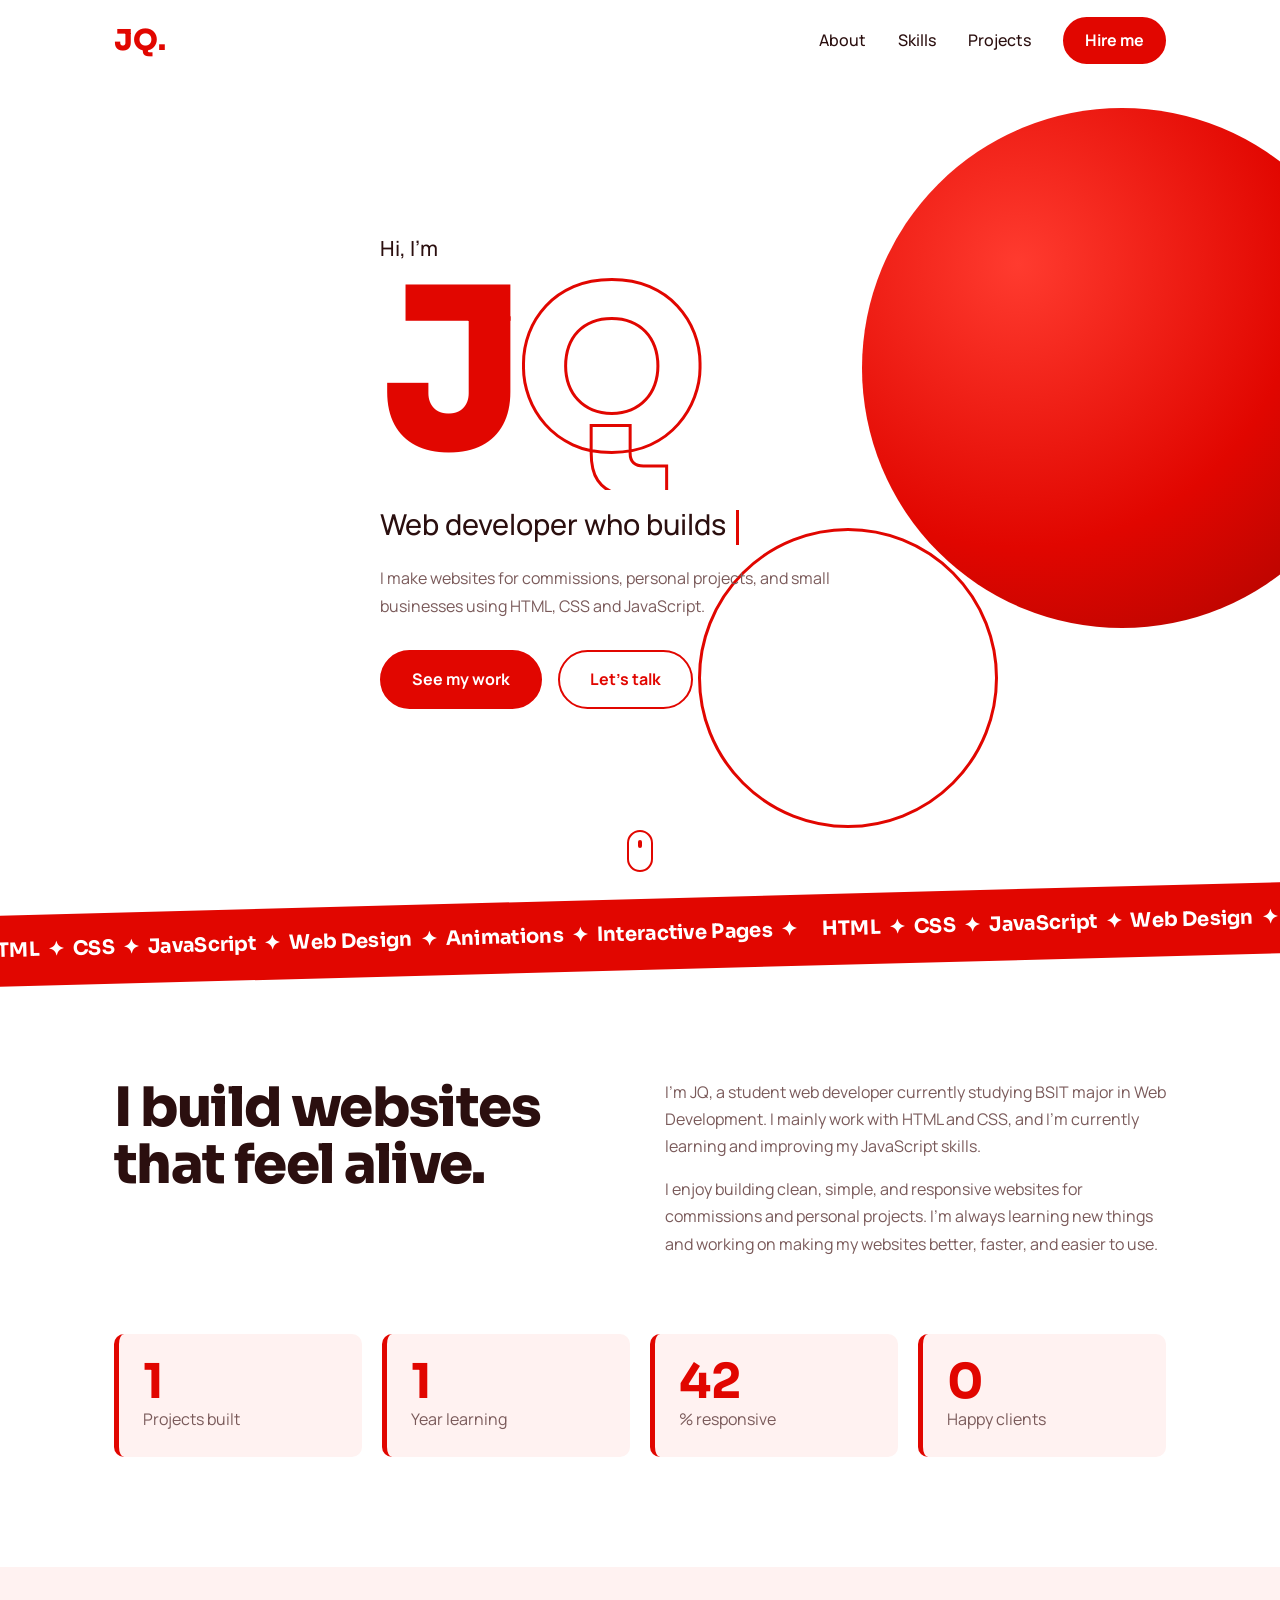
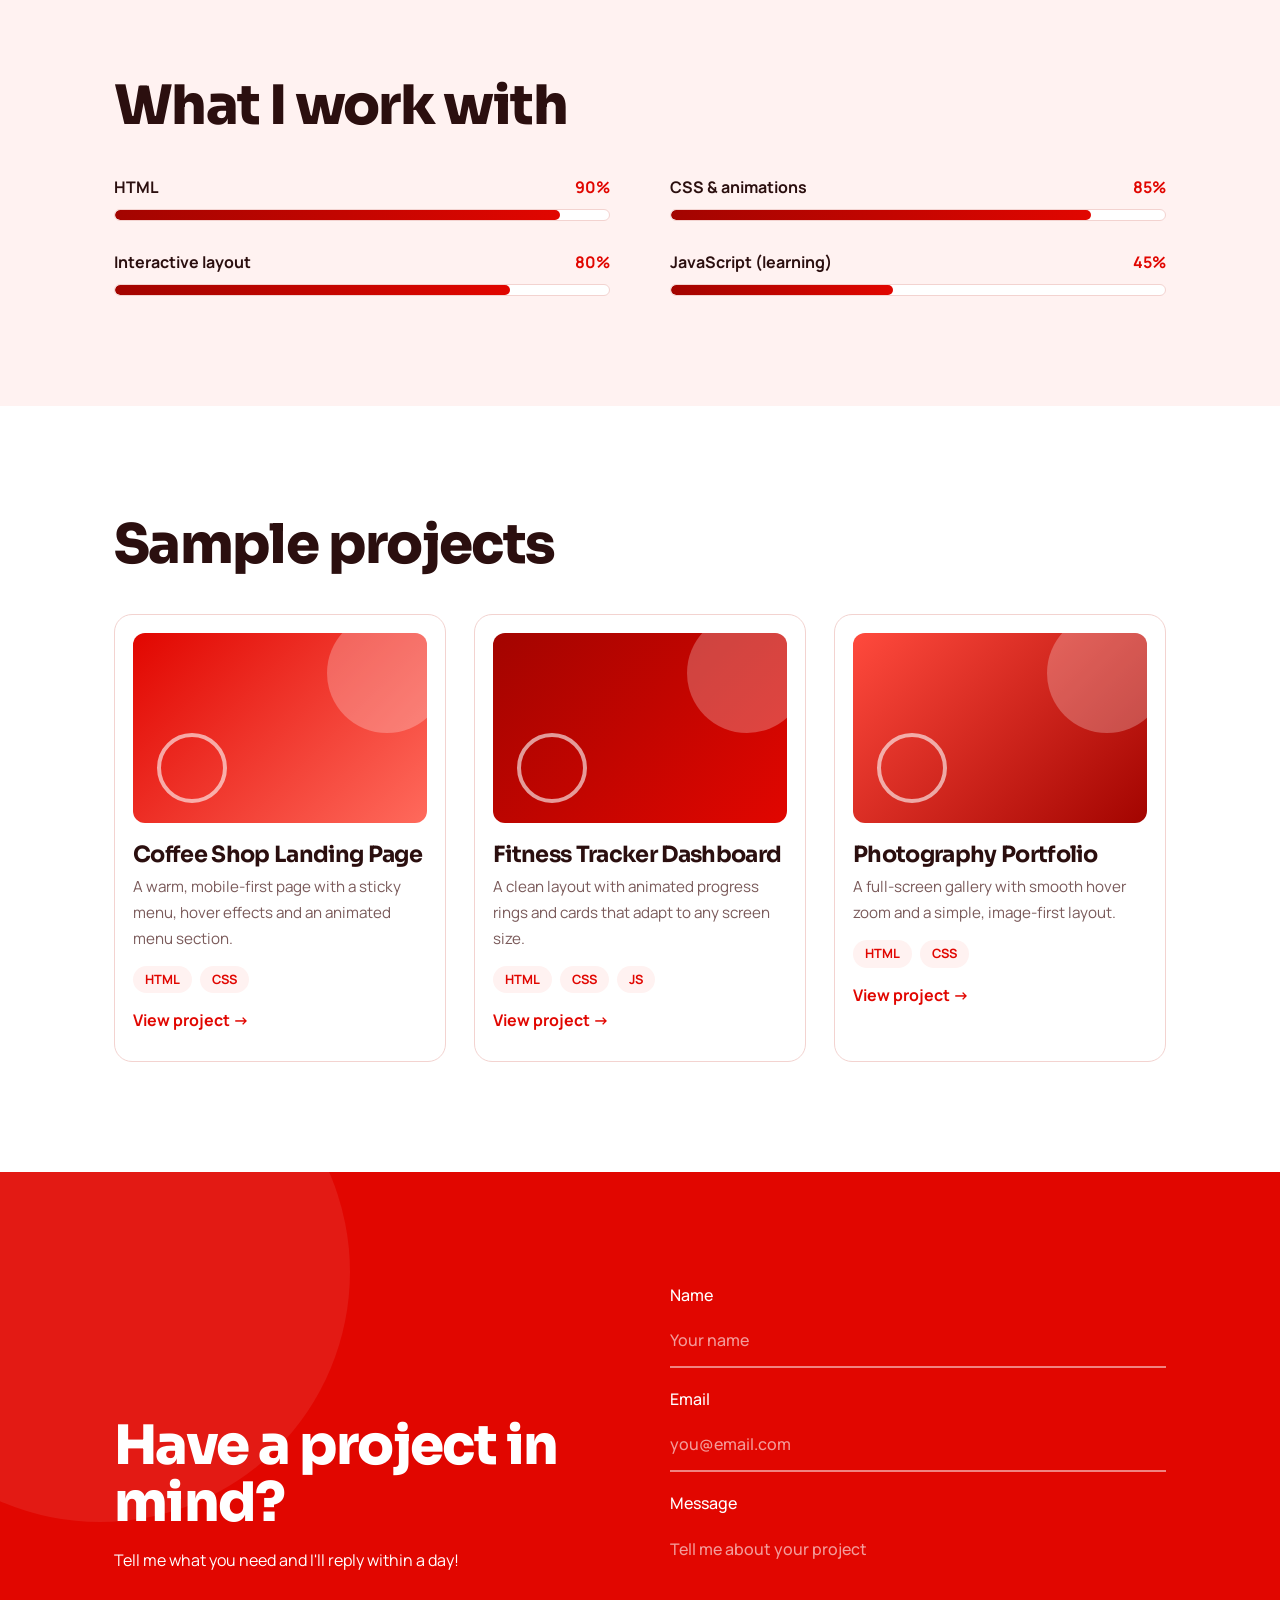
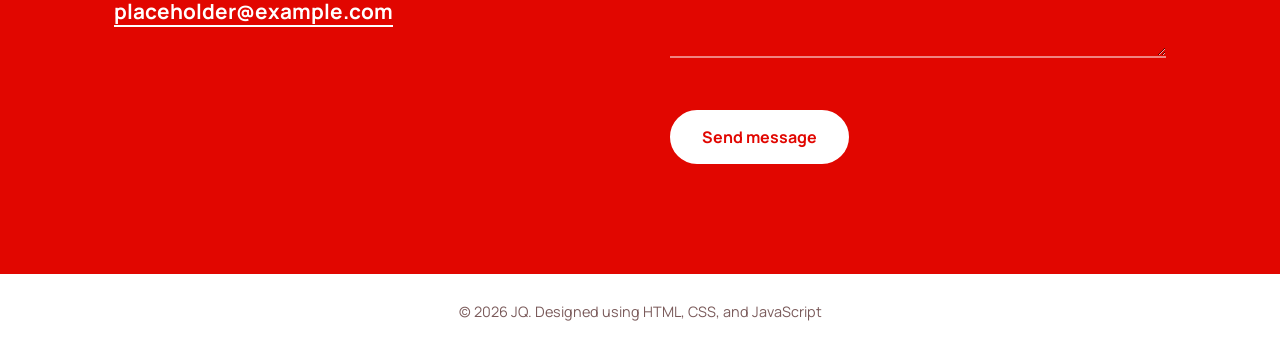
<file: home/index.html>
<!DOCTYPE html>
<html lang="en">
<head>
  <meta charset="UTF-8">
  <meta name="viewport" content="width=device-width, initial-scale=1">
  <title>JQ | Web Developer</title>
  <meta name="description" content="JQ | Web Developer">
  <link rel="preconnect" href="https://fonts.googleapis.com">
  <link href="https://fonts.googleapis.com/css2?family=Sora:wght@600;700;800&family=Manrope:wght@400;500;600;700&display=swap" rel="stylesheet">
  <link rel="stylesheet" href="style.css">
  <link rel="icon" type="image/svg+xml" href="[data-uri]">
  <link rel="icon" type="image/png" href="[data-uri]">
</head>
<body>

  <div class="progress" id="progress"></div>
  <div class="cursor" id="cursor"></div>

  <header class="nav" id="nav">
    <div class="wrap nav-inner">
      <a href="#home" class="logo">JQ<span>.</span></a>
      <button class="burger" id="burger" aria-label="Open menu"><i></i><i></i><i></i></button>
      <nav class="links" id="links">
        <a href="#about">About</a>
        <a href="#skills">Skills</a>
        <a href="#projects">Projects</a>
        <a href="#contact" class="btn small">Hire me</a>
      </nav>
    </div>
  </header>

  <section class="hero" id="home">
    <div class="blob b1"></div>
    <div class="blob b2"></div>
    <div class="wrap hero-inner">
      <p class="hello">Hi, I'm</p>
      <h1 class="name" aria-label="JQ"><span>J</span><span>Q</span></h1>
      <p class="role">Web developer who builds <b id="typed"></b><span class="caret"></span></p>
      <p class="lead">I make websites for commissions, personal projects, and small businesses using HTML, CSS and JavaScript.</p>
      <div class="hero-btns">
        <a href="#projects" class="btn">See my work</a>
        <a href="#contact" class="btn ghost">Let's talk</a>
      </div>
    </div>
    <a href="#about" class="scroll-hint" aria-label="Scroll down"><span></span></a>
  </section>

  <div class="marquee" aria-hidden="true">
    <div class="track">
      <span>HTML &nbsp;✦&nbsp; CSS &nbsp;✦&nbsp; JavaScript &nbsp;✦&nbsp; Web Design &nbsp;✦&nbsp; Animations &nbsp;✦&nbsp; Interactive Pages &nbsp;✦&nbsp;</span>
      <span>HTML &nbsp;✦&nbsp; CSS &nbsp;✦&nbsp; JavaScript &nbsp;✦&nbsp; Web Design &nbsp;✦&nbsp; Animations &nbsp;✦&nbsp; Interactive Pages &nbsp;✦&nbsp;</span>
    </div>
  </div>

  <section id="about">
    <div class="wrap about">
      <div class="reveal">
        <h2>I build websites that feel alive.</h2>
      </div>
      <div class="reveal">
        <p>I'm JQ, a student web developer currently studying BSIT major in Web Development. I mainly work with HTML and CSS, and I'm currently learning and improving my JavaScript skills.</p>
        <p>I enjoy building clean, simple, and responsive websites for commissions and personal projects. I'm always learning new things and working on making my websites better, faster, and easier to use.</p>
      </div>
    </div>
    <div class="wrap stats">
      <div class="stat reveal"><b data-count="1">-100</b><span>Projects built</span></div>
      <div class="stat reveal"><b data-count="1">0</b><span>Year learning</span></div>
      <div class="stat reveal"><b data-count="100">0</b><span>% responsive</span></div>
      <div class="stat reveal"><b data-count="0">0</b><span>Happy clients</span></div>
    </div>
  </section>

  <section id="skills" class="soft">
    <div class="wrap">
      <h2 class="reveal">What I work with</h2>
      <div class="skills">
        <div class="bar reveal"><div class="bar-top"><span>HTML</span><em>90%</em></div><div class="track-bar"><div class="fill" data-level="90"></div></div></div>
        <div class="bar reveal"><div class="bar-top"><span>CSS &amp; animations</span><em>85%</em></div><div class="track-bar"><div class="fill" data-level="85"></div></div></div>
        <div class="bar reveal"><div class="bar-top"><span>Interactive layout</span><em>80%</em></div><div class="track-bar"><div class="fill" data-level="80"></div></div></div>
        <div class="bar reveal"><div class="bar-top"><span>JavaScript (learning)</span><em>45%</em></div><div class="track-bar"><div class="fill" data-level="45"></div></div></div>
      </div>
      </div>
    </div>
  </section>

  <section id="projects">
    <div class="wrap">
      <h2 class="reveal">Sample projects</h2>
      <div class="grid">
        <article class="card reveal">
          <div class="thumb t1"><i></i><i></i></div>
          <h3>Coffee Shop Landing Page</h3>
          <p>A warm, mobile-first page with a sticky menu, hover effects and an animated menu section.</p>
          <div class="tags"><span>HTML</span><span>CSS</span></div>
          <a href="#" class="more">View project</a>
        </article>
        <article class="card reveal">
          <div class="thumb t2"><i></i><i></i></div>
          <h3>Fitness Tracker Dashboard</h3>
          <p>A clean layout with animated progress rings and cards that adapt to any screen size.</p>
          <div class="tags"><span>HTML</span><span>CSS</span><span>JS</span></div>
          <a href="#" class="more">View project</a>
        </article>
        <article class="card reveal">
          <div class="thumb t3"><i></i><i></i></div>
          <h3>Photography Portfolio</h3>
          <p>A full-screen gallery with smooth hover zoom and a simple, image-first layout.</p>
          <div class="tags"><span>HTML</span><span>CSS</span></div>
          <a href="#" class="more">View project</a>
        </article>
      </div>
    </div>
  </section>

  <!-- ============ CONTACT ============ -->
  <section id="contact" class="contact">
    <div class="wrap contact-inner">
      <div class="reveal">
        <h2>Have a project in mind?</h2>
        <p>Tell me what you need and I'll reply within a day!</p>
        <!-- EDIT: put your real email and links -->
        <p class="mail"><a href="mailto:hello@example.com">placeholder@example.com</a></p>
      </div>
      <form class="form reveal" id="form" novalidate>
        <label>Name<input type="text" id="fname" placeholder="Your name"></label>
        <label>Email<input type="email" id="femail" placeholder="you@email.com"></label>
        <label>Message<textarea id="fmsg" rows="4" placeholder="Tell me about your project"></textarea></label>
        <p class="msg" id="formMsg" role="status"></p>
        <button type="submit" class="btn white">Send message</button>
      </form>
    </div>
  </section>

  <footer class="footer">
© <span id="year"></span> <a href="https://jqwebsites.github.io/jqportfolio/admin/admin.html" class="secret">JQ</a>. Designed using HTML, CSS, and JavaScript
  </footer>
  <script src="../admin/storage.js"></script>
  <script src="script.js"></script>
</body>
</html>
</file>
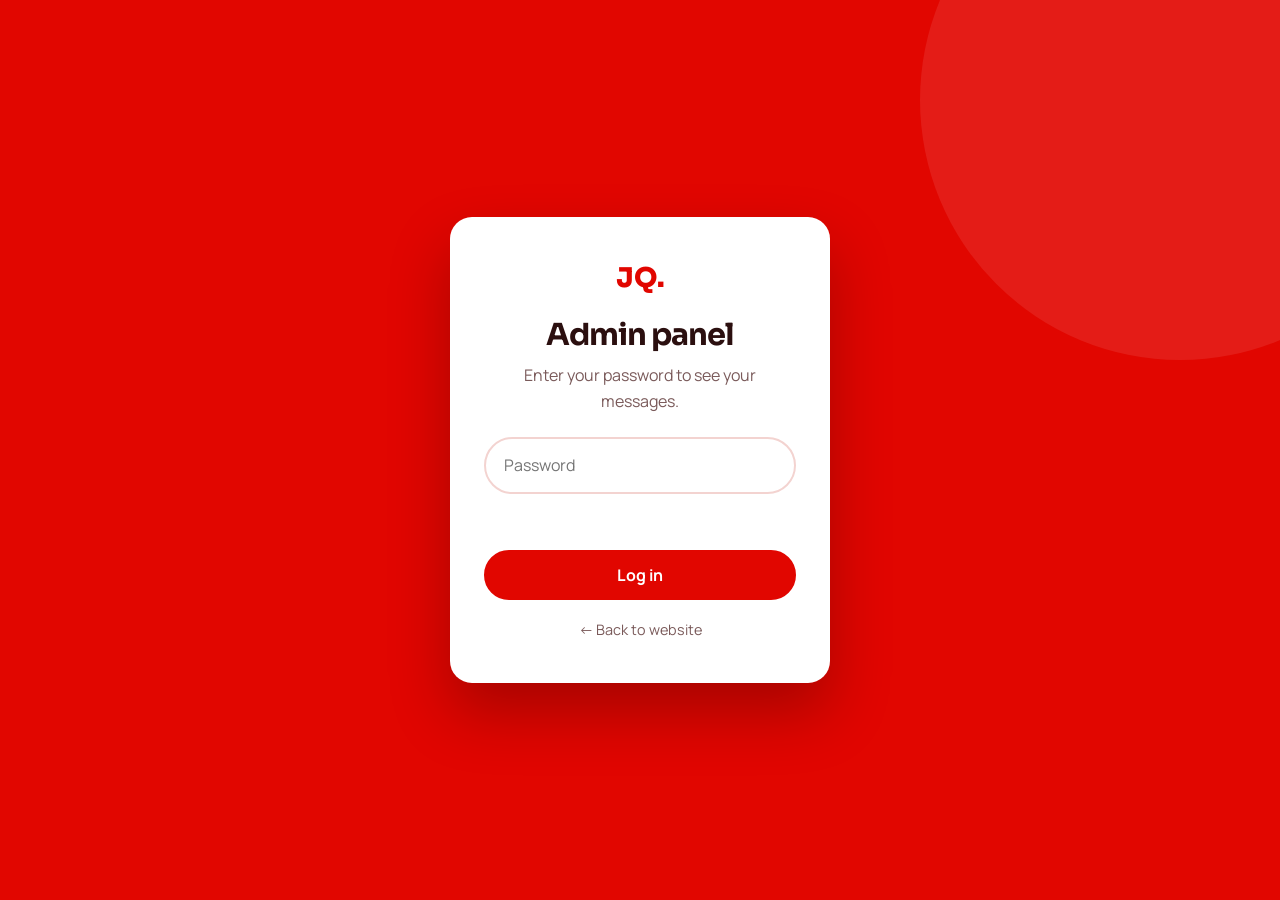
<file: admin/admin.html>
<!DOCTYPE html>
<html lang="en">
<head>
  <meta charset="UTF-8">
  <meta name="viewport" content="width=device-width, initial-scale=1">
  <meta name="robots" content="noindex, nofollow">
  <title>Admin | JQ</title>
  <link href="https://fonts.googleapis.com/css2?family=Sora:wght@600;700;800&family=Manrope:wght@400;500;600;700&display=swap" rel="stylesheet">
  <link rel="stylesheet" href="admin.css">
    <link rel="icon" type="image/svg+xml" href="[data-uri]">
  <link rel="icon" type="image/png" href="[data-uri]">
</head>
<body>

  <!-- ============ LOGIN ============ -->
  <section class="login" id="login">
    <form class="login-card" id="loginForm">
      <div class="logo">JQ<span>.</span></div>
      <h1>Admin panel</h1>
      <p>Enter your password to see your messages.</p>
      <input type="password" id="pass" placeholder="Password" autocomplete="current-password">
      <p class="error" id="loginError" role="alert"></p>
      <button class="btn" type="submit">Log in</button>
      <a href="https://jqwebsites.github.io/jqportfolio/home/" class="back">← Back to website</a>
    </form>
  </section>

  <!-- ============ DASHBOARD ============ -->
  <div class="app" id="app" hidden>
    <header class="top">
      <div class="logo">JQ<span>.</span> <small>Admin</small></div>
      <div class="top-btns">
        <a href="https://jqwebsites.github.io/jqportfolio/home/ " class="btn ghost small">View site</a>
        <button class="btn small" id="logout">Log out</button>
      </div>
    </header>

    <main class="wrap">
      <div class="stats">
        <div class="stat"><b id="sTotal">0</b><span>Total messages</span></div>
        <div class="stat"><b id="sUnread">0</b><span>Unread</span></div>
        <div class="stat"><b id="sToday">0</b><span>Today</span></div>
      </div>

      <div class="toolbar">
        <input type="search" id="search" placeholder="Search name, email or message...">
        <div class="tabs">
          <button class="tab active" data-filter="all">All</button>
          <button class="tab" data-filter="unread">Unread</button>
        </div>
      </div>

      <div class="list" id="list"></div>

      <div class="footer-tools">
        <button class="btn ghost small" id="exportBtn">Download CSV</button>
        <button class="btn ghost small" id="testBtn">Add test message</button>
        <button class="btn ghost small danger" id="clearBtn">Delete all</button>
      </div>
    </main>
  </div>

<script src="../admin/storage.js"></script>
  <script src="admin.js"></script>
</body>
</html>
</file>
<file: home/style.css>
/* ===== 1. VARIABLES (change colours here!) ===== */
:root {
  --red: #e10600;
  --red-dark: #a30400;
  --white: #ffffff;
  --soft: #fff2f1;
  --ink: #2b0f0f;
  --muted: #7a5a5a;
  --line: #f3d3d0;
  --ease: cubic-bezier(.2, .9, .2, 1);
}

/* ===== 2. BASE ===== */
* { margin: 0; padding: 0; box-sizing: border-box; }
html { scroll-behavior: smooth; scroll-padding-top: 70px; }
body {
  font-family: 'Manrope', system-ui, sans-serif;
  color: var(--ink);
  background: var(--white);
  line-height: 1.7;
  overflow-x: hidden;
}
h1, h2, h3 { font-family: 'Sora', 'Manrope', sans-serif; letter-spacing: -.03em; line-height: 1.05; }
h2 { font-size: clamp(2rem, 5vw, 3.4rem); font-weight: 800; margin-bottom: 40px; }
a { color: inherit; text-decoration: none; }
.wrap { max-width: 1100px; margin: 0 auto; padding: 0 24px; }
section { padding: 110px 0; position: relative; }
.soft { background: var(--soft); }
:focus-visible { outline: 3px solid var(--red); outline-offset: 3px; }

/* ===== 3. BUTTONS ===== */
.btn {
  display: inline-block; padding: 14px 30px; border-radius: 50px;
  background: var(--red); color: var(--white); font-weight: 700; border: 2px solid var(--red);
  cursor: pointer; font-size: 1rem; font-family: inherit;
  transition: transform .3s var(--ease), box-shadow .3s, background .3s, color .3s;
}
.btn:hover { transform: translateY(-4px); box-shadow: 0 12px 24px rgba(225, 6, 0, .35); }
.btn.ghost { background: transparent; color: var(--red); }
.btn.ghost:hover { background: var(--red); color: var(--white); }
.btn.small { padding: 8px 20px; }
.btn.white { background: var(--white); color: var(--red); border-color: var(--white); }
.btn.white:hover { box-shadow: 0 12px 24px rgba(0, 0, 0, .25); }

/* ===== 4. PROGRESS BAR + CURSOR ===== */
.progress { position: fixed; top: 0; left: 0; height: 4px; width: 0; background: var(--red); z-index: 200; }
.cursor {
  position: fixed; top: 0; left: 0; width: 16px; height: 16px; border-radius: 50%;
  background: var(--red); pointer-events: none; z-index: 300; opacity: 0;
  transform: translate(-50%, -50%); transition: width .25s, height .25s, opacity .3s, background .25s;
  mix-blend-mode: multiply;
}
.cursor.grow { width: 46px; height: 46px; background: rgba(225, 6, 0, .35); }

/* ===== 5. NAVIGATION ===== */
.nav { position: fixed; inset: 0 0 auto 0; z-index: 100; padding: 16px 0; transition: background .3s, box-shadow .3s, padding .3s; }
/* The white blurred background lives on ::before so the mobile menu (position: fixed)
   is not trapped inside the nav bar. backdrop-filter on .nav itself caused that bug. */
.nav::before { content: ''; position: absolute; inset: 0; z-index: -1; background: rgba(255, 255, 255, .92); backdrop-filter: blur(10px); opacity: 0; transition: opacity .3s; }
.nav.scrolled::before { opacity: 1; }
.nav.scrolled { box-shadow: 0 2px 20px rgba(225, 6, 0, .1); padding: 10px 0; }
.nav-inner { display: flex; justify-content: space-between; align-items: center; }
.logo { font-family: 'Sora', sans-serif; font-size: 1.8rem; font-weight: 800; color: var(--red); }
.logo span { display: inline-block; animation: pulse 1.6s infinite; }
.links { display: flex; align-items: center; gap: 32px; }
.links a:not(.btn) { position: relative; font-weight: 500; }
.links a:not(.btn)::after {
  content: ''; position: absolute; left: 0; bottom: -4px; height: 2px; width: 100%;
  background: var(--red); transform: scaleX(0); transform-origin: right; transition: transform .35s var(--ease);
}
.links a:not(.btn):hover::after, .links a.active::after { transform: scaleX(1); transform-origin: left; }
.burger { display: none; background: none; border: 0; cursor: pointer; width: 32px; }
.burger i { display: block; height: 3px; background: var(--red); margin: 6px 0; border-radius: 3px; transition: transform .3s, opacity .3s; }
.burger.open i:nth-child(1) { transform: translateY(9px) rotate(45deg); }
.burger.open i:nth-child(2) { opacity: 0; }
.burger.open i:nth-child(3) { transform: translateY(-9px) rotate(-45deg); }

/* ===== 6. HERO ===== */
.hero { min-height: 100vh; display: flex; align-items: center; overflow: hidden; padding: 120px 0 80px; }
.blob { position: absolute; border-radius: 50%; }
.b1 { width: min(52vw, 520px); aspect-ratio: 1; background: radial-gradient(circle at 30% 30%, #ff3b2f, var(--red) 55%, var(--red-dark)); right: -8%; top: 12%; animation: float 8s ease-in-out infinite; }
.b2 { width: min(30vw, 300px); aspect-ratio: 1; border: 3px solid var(--red); right: 22%; bottom: 8%; animation: float 6s ease-in-out infinite reverse; }
.hero-inner { position: relative; z-index: 2; }
.hello { font-size: 1.3rem; font-weight: 500; opacity: 0; animation: fadeUp .8s .2s forwards; }

/* The big JQ letters slide up one by one (the main animation moment) */
.name { font-size: clamp(6rem, 21vw, 14rem); font-weight: 800; color: var(--red); line-height: .95; overflow: hidden; padding-bottom: .05em; letter-spacing: -.04em; }
.name span { display: inline-block; transform: translateY(110%) rotate(6deg); animation: rise 1.1s var(--ease) forwards; }
.name span:nth-child(1) { animation-delay: .4s; }
.name span:nth-child(2) { animation-delay: .6s; color: transparent; -webkit-text-stroke: 3px var(--red); }
.name span:hover { color: var(--ink); -webkit-text-stroke: 0; transition: color .3s; }

.role { font-size: clamp(1.2rem, 3vw, 1.8rem); font-weight: 500; margin-top: 10px; opacity: 0; animation: fadeUp .8s 1.2s forwards; }
.role b { color: var(--red); }
.caret { display: inline-block; width: 3px; height: 1.2em; background: var(--red); margin-left: 4px; vertical-align: middle; animation: blink .8s infinite; }
.lead { max-width: 520px; color: var(--muted); margin: 16px 0 30px; opacity: 0; animation: fadeUp .8s 1.4s forwards; }
.hero-btns { display: flex; gap: 16px; flex-wrap: wrap; opacity: 0; animation: fadeUp .8s 1.6s forwards; }
.scroll-hint { position: absolute; bottom: 28px; left: 50%; width: 26px; height: 42px; border: 2px solid var(--red); border-radius: 20px; transform: translateX(-50%); }
.scroll-hint span { position: absolute; top: 8px; left: 50%; width: 4px; height: 8px; margin-left: -2px; background: var(--red); border-radius: 4px; animation: wheel 1.6s infinite; }

/* ===== 7. MARQUEE ===== */
.marquee { background: var(--red); color: var(--white); overflow: hidden; white-space: nowrap; padding: 18px 0; transform: rotate(-1.5deg) scale(1.03); font-family: 'Sora', sans-serif; font-size: 1.2rem; font-weight: 700; }
.track { display: inline-flex; animation: scroll 22s linear infinite; }
.track span { padding-right: 20px; }
.marquee:hover .track { animation-play-state: paused; }

/* ===== 8. ABOUT ===== */
.about { display: grid; grid-template-columns: 1fr 1fr; gap: 50px; align-items: start; }
.about h2 { margin-bottom: 0; }
.about p { margin-bottom: 16px; color: var(--muted); }
.stats { display: grid; grid-template-columns: repeat(4, 1fr); gap: 20px; margin-top: 60px; }
.stat { background: var(--soft); border-left: 5px solid var(--red); border-radius: 10px; padding: 24px; transition: transform .35s var(--ease), background .35s; }
.stat:hover { transform: translateY(-8px); background: var(--red); }
.stat:hover b, .stat:hover span { color: var(--white); }
.stat b { display: block; font-family: 'Sora', sans-serif; font-size: 3rem; color: var(--red); line-height: 1; transition: color .35s; }
.stat span { color: var(--muted); transition: color .35s; }

/* ===== 9. SKILLS ===== */
.skills { display: grid; grid-template-columns: 1fr 1fr; gap: 28px 60px; }
.bar-top { display: flex; justify-content: space-between; font-weight: 700; margin-bottom: 8px; }
.bar-top em { color: var(--red); font-style: normal; }
.track-bar { height: 12px; background: var(--white); border-radius: 12px; overflow: hidden; border: 1px solid var(--line); }
.fill { height: 100%; width: 0; border-radius: 12px; background: linear-gradient(90deg, var(--red-dark), var(--red)); transition: width 1.6s var(--ease); }
.chips { display: flex; flex-wrap: wrap; gap: 10px; margin-top: 46px; }
.chips span { padding: 8px 18px; border: 2px solid var(--red); border-radius: 30px; font-weight: 500; transition: background .3s, color .3s, transform .3s var(--ease); }
.chips span:hover { background: var(--red); color: var(--white); transform: translateY(-4px) rotate(-3deg); }

/* ===== 10. PROJECTS ===== */
.grid { display: grid; grid-template-columns: repeat(auto-fit, minmax(280px, 1fr)); gap: 28px; }
.card { background: var(--white); border: 1px solid var(--line); border-radius: 18px; padding: 18px 18px 26px; transition: box-shadow .35s, transform .2s; transform: perspective(800px) rotateX(var(--rx, 0deg)) rotateY(var(--ry, 0deg)); }
.card:hover { box-shadow: 0 24px 50px rgba(225, 6, 0, .22); }
.card h3 { font-size: 1.4rem; margin: 20px 0 8px; }
.card p { color: var(--muted); font-size: .95rem; }
.tags { display: flex; gap: 8px; margin: 14px 0; }
.tags span { font-size: .8rem; font-weight: 700; color: var(--red); background: var(--soft); padding: 3px 12px; border-radius: 20px; }
.more { font-weight: 700; color: var(--red); display: inline-block; transition: transform .3s var(--ease); }
.more::after { content: ' →'; }
.more:hover { transform: translateX(8px); }

/* Pure-CSS "screenshots" - replace with real images: <img src="pic.jpg"> */
.thumb { height: 190px; border-radius: 12px; position: relative; overflow: hidden; }
.thumb i { position: absolute; border-radius: 50%; transition: transform .6s var(--ease); }
.thumb i:nth-child(1) { width: 120px; height: 120px; background: rgba(255, 255, 255, .25); right: -20px; top: -20px; }
.thumb i:nth-child(2) { width: 70px; height: 70px; border: 4px solid rgba(255, 255, 255, .6); left: 24px; bottom: 20px; }
.card:hover .thumb i:nth-child(1) { transform: scale(1.5); }
.card:hover .thumb i:nth-child(2) { transform: translate(30px, -20px) rotate(90deg); }
.t1 { background: linear-gradient(135deg, var(--red), #ff6a5c); }
.t2 { background: linear-gradient(135deg, var(--red-dark), var(--red)); }
.t3 { background: linear-gradient(135deg, #ff4a3d, var(--red-dark)); }

/* ===== 11. CONTACT ===== */
.contact { background: var(--red); color: var(--white); overflow: hidden; }
.contact::before { content: ''; position: absolute; width: 500px; height: 500px; border-radius: 50%; background: rgba(255, 255, 255, .08); left: -150px; top: -150px; animation: float 9s ease-in-out infinite; }
.contact-inner { display: grid; grid-template-columns: 1fr 1fr; gap: 60px; align-items: center; position: relative; }
.contact h2 { margin-bottom: 16px; }
.mail { margin-top: 20px; font-size: 1.3rem; font-weight: 700; }
.mail a { border-bottom: 2px solid var(--white); }
.form label { display: block; font-weight: 500; margin-bottom: 18px; }
.form input, .form textarea { display: block; width: 100%; margin-top: 6px; padding: 12px 0; background: transparent; border: 0; border-bottom: 2px solid rgba(255, 255, 255, .5); color: var(--white); font: inherit; transition: border-color .3s, padding .3s; resize: vertical; }
.form input::placeholder, .form textarea::placeholder { color: rgba(255, 255, 255, .6); }
.form input:focus, .form textarea:focus { outline: none; border-color: var(--white); padding-left: 10px; }
.msg { min-height: 26px; font-weight: 700; margin-bottom: 8px; }
.form .invalid { border-color: #ffd0cc; animation: shake .4s; }

.secret { color: inherit; text-decoration: none; cursor: default; }
.footer { text-align: center; padding: 26px 0; color: var(--muted); font-size: .9rem; }

/* ===== 12. SCROLL REVEAL (JS adds the "show" class) ===== */
.reveal { opacity: 0; transform: translateY(40px); transition: opacity .9s var(--ease), transform .9s var(--ease); }
.reveal.show { opacity: 1; transform: none; }
.stats .reveal:nth-child(2), .grid .reveal:nth-child(2) { transition-delay: .12s; }
.stats .reveal:nth-child(3), .grid .reveal:nth-child(3) { transition-delay: .24s; }
.stats .reveal:nth-child(4) { transition-delay: .36s; }

/* ===== 13. KEYFRAMES ===== */
@keyframes rise { to { transform: translateY(0) rotate(0); } }
@keyframes fadeUp { from { opacity: 0; transform: translateY(24px); } to { opacity: 1; transform: none; } }
@keyframes float { 0%, 100% { transform: translateY(0); } 50% { transform: translateY(-28px); } }
@keyframes blink { 50% { opacity: 0; } }
@keyframes pulse { 50% { transform: scale(1.5); } }
@keyframes wheel { 0% { opacity: 1; transform: translateY(0); } 100% { opacity: 0; transform: translateY(16px); } }
@keyframes scroll { to { transform: translateX(-50%); } }
@keyframes shake { 25% { transform: translateX(-6px); } 75% { transform: translateX(6px); } }

/* ===== 14. RESPONSIVE (phones and tablets) ===== */
@media (max-width: 800px) {
  section { padding: 80px 0; }
  .burger { display: block; z-index: 2; }
  .links { position: fixed; inset: 0 0 0 30%; background: var(--white); flex-direction: column; justify-content: center; gap: 28px; font-size: 1.3rem; transform: translateX(100%); transition: transform .5s var(--ease); box-shadow: -10px 0 40px rgba(225, 6, 0, .2); height: 100vh; z-index: 1; }
  .links.open { transform: none; }
  .about, .contact-inner, .skills { grid-template-columns: 1fr; }
  .stats { grid-template-columns: 1fr 1fr; }
  .blob.b1 { opacity: .25; }
}
@media (hover: none) { .cursor { display: none; } }

/* Respect people who turn off animations in their settings */
@media (prefers-reduced-motion: reduce) {
  *, *::before, *::after { animation-duration: .01s !important; animation-delay: 0s !important; transition-duration: .01s !important; }
  .reveal { opacity: 1; transform: none; }
}
</file>
<file: admin/admin.css>
/* ===== VARIABLES (same red + white as the website) ===== */
:root {
  --red: #e10600; --red-dark: #a30400; --white: #fff;
  --soft: #fff2f1; --ink: #2b0f0f; --muted: #7a5a5a; --line: #f3d3d0;
  --ease: cubic-bezier(.2, .9, .2, 1);
}
* { margin: 0; padding: 0; box-sizing: border-box; }
[hidden] { display: none !important; }
body { font-family: 'Manrope', system-ui, sans-serif; background: var(--soft); color: var(--ink); line-height: 1.6; min-height: 100vh; }
h1 { font-family: 'Sora', sans-serif; letter-spacing: -.03em; }
.logo { font-family: 'Sora', sans-serif; font-size: 1.7rem; font-weight: 800; color: var(--red); }
.logo span { display: inline-block; animation: pulse 1.6s infinite; }
.logo small { font-size: .8rem; color: var(--muted); font-weight: 600; margin-left: 6px; }
:focus-visible { outline: 3px solid var(--red); outline-offset: 2px; }

/* ===== BUTTONS ===== */
.btn { display: inline-block; padding: 12px 26px; border-radius: 50px; background: var(--red); color: var(--white); font: 700 1rem 'Manrope', sans-serif; border: 2px solid var(--red); cursor: pointer; text-decoration: none; transition: transform .3s var(--ease), box-shadow .3s, background .3s, color .3s; }
.btn:hover { transform: translateY(-3px); box-shadow: 0 10px 22px rgba(225, 6, 0, .3); }
.btn.ghost { background: transparent; color: var(--red); }
.btn.ghost:hover { background: var(--red); color: var(--white); }
.btn.small { padding: 7px 18px; font-size: .9rem; }
.btn.danger:hover { background: var(--red-dark); border-color: var(--red-dark); }

/* ===== LOGIN ===== */
.login { min-height: 100vh; display: grid; place-items: center; padding: 20px; background: var(--red); position: relative; overflow: hidden; }
.login::before { content: ''; position: absolute; width: 520px; height: 520px; border-radius: 50%; background: rgba(255, 255, 255, .09); right: -160px; top: -160px; animation: float 8s ease-in-out infinite; }
.login-card { position: relative; background: var(--white); width: 100%; max-width: 380px; padding: 40px 34px; border-radius: 22px; box-shadow: 0 30px 60px rgba(0, 0, 0, .25); text-align: center; animation: pop .7s var(--ease); }
.login-card h1 { font-size: 1.9rem; margin: 10px 0 4px; }
.login-card > p { color: var(--muted); margin-bottom: 22px; }
.login-card input { width: 100%; padding: 14px 18px; border: 2px solid var(--line); border-radius: 50px; font: inherit; margin-bottom: 8px; transition: border-color .3s; }
.login-card input:focus { outline: none; border-color: var(--red); }
.login-card input.bad { border-color: var(--red); animation: shake .4s; }
.error { color: var(--red); font-weight: 700; min-height: 26px; font-size: .9rem; }
.login-card .btn { width: 100%; }
.back { display: inline-block; margin-top: 18px; color: var(--muted); text-decoration: none; font-size: .9rem; }
.back:hover { color: var(--red); }

/* ===== DASHBOARD ===== */
.top { display: flex; justify-content: space-between; align-items: center; padding: 14px 28px; background: var(--white); box-shadow: 0 2px 20px rgba(225, 6, 0, .1); position: sticky; top: 0; z-index: 10; }
.top-btns { display: flex; gap: 10px; }
.wrap { max-width: 900px; margin: 0 auto; padding: 34px 20px 60px; }

.stats { display: grid; grid-template-columns: repeat(3, 1fr); gap: 16px; margin-bottom: 26px; }
.stat { background: var(--white); border-left: 5px solid var(--red); border-radius: 12px; padding: 18px 20px; animation: fadeUp .6s var(--ease) both; }
.stat:nth-child(2) { animation-delay: .1s; } .stat:nth-child(3) { animation-delay: .2s; }
.stat b { display: block; font: 800 2.4rem/1 'Sora', sans-serif; color: var(--red); }
.stat span { color: var(--muted); font-size: .9rem; }

.toolbar { display: flex; gap: 12px; margin-bottom: 20px; flex-wrap: wrap; }
.toolbar input { flex: 1; min-width: 200px; padding: 12px 20px; border: 2px solid var(--line); border-radius: 50px; font: inherit; background: var(--white); transition: border-color .3s; }
.toolbar input:focus { outline: none; border-color: var(--red); }
.tabs { display: flex; background: var(--white); border-radius: 50px; padding: 4px; border: 2px solid var(--line); }
.tab { border: 0; background: none; padding: 8px 22px; border-radius: 50px; font: 700 .9rem 'Manrope', sans-serif; cursor: pointer; color: var(--muted); transition: background .3s, color .3s; }
.tab.active { background: var(--red); color: var(--white); }

/* ===== MESSAGE CARDS ===== */
.list { display: grid; gap: 14px; }
.msg { background: var(--white); border-radius: 16px; border: 1px solid var(--line); overflow: hidden; animation: fadeUp .5s var(--ease) both; transition: box-shadow .3s, transform .3s var(--ease); }
.msg:hover { box-shadow: 0 14px 32px rgba(225, 6, 0, .14); transform: translateY(-2px); }
.msg.unread { border-left: 5px solid var(--red); }
.msg-head { display: flex; align-items: center; gap: 14px; padding: 16px 20px; cursor: pointer; }
.avatar { flex: none; width: 44px; height: 44px; border-radius: 50%; background: var(--red); color: var(--white); display: grid; place-items: center; font: 800 1.1rem 'Sora', sans-serif; }
.who { flex: 1; min-width: 0; }
.who b { display: block; }
.msg.unread .who b::after { content: 'NEW'; margin-left: 8px; font-size: .65rem; background: var(--red); color: var(--white); padding: 2px 8px; border-radius: 20px; vertical-align: middle; }
.who small { color: var(--muted); }
.preview { color: var(--muted); font-size: .9rem; white-space: nowrap; overflow: hidden; text-overflow: ellipsis; }
.date { flex: none; font-size: .8rem; color: var(--muted); }
.msg-body { max-height: 0; overflow: hidden; transition: max-height .5s var(--ease); }
.msg.open .msg-body { max-height: 600px; }
.msg.open .preview { display: none; }
.msg-inner { padding: 0 20px 20px 78px; }
.text { white-space: pre-wrap; word-break: break-word; margin-bottom: 16px; }
.actions { display: flex; gap: 10px; flex-wrap: wrap; }

.empty { text-align: center; padding: 60px 20px; color: var(--muted); background: var(--white); border-radius: 16px; border: 2px dashed var(--line); }
.empty b { display: block; font: 800 1.3rem 'Sora', sans-serif; color: var(--ink); margin-bottom: 6px; }
.footer-tools { display: flex; gap: 10px; justify-content: center; flex-wrap: wrap; margin-top: 34px; }

/* ===== KEYFRAMES ===== */
@keyframes fadeUp { from { opacity: 0; transform: translateY(20px); } to { opacity: 1; transform: none; } }
@keyframes pop { from { opacity: 0; transform: scale(.9) translateY(20px); } to { opacity: 1; transform: none; } }
@keyframes float { 50% { transform: translateY(-28px); } }
@keyframes pulse { 50% { transform: scale(1.5); } }
@keyframes shake { 25% { transform: translateX(-6px); } 75% { transform: translateX(6px); } }

/* ===== PHONES ===== */
@media (max-width: 600px) {
  .top { padding: 12px 16px; } .top .ghost { display: none; }
  .stats { gap: 10px; } .stat { padding: 14px; } .stat b { font-size: 1.8rem; }
  .date { display: none; }
  .msg-inner { padding-left: 20px; }
}
@media (prefers-reduced-motion: reduce) { *, *::before, *::after { animation-duration: .01s !important; transition-duration: .01s !important; } }
</file>
